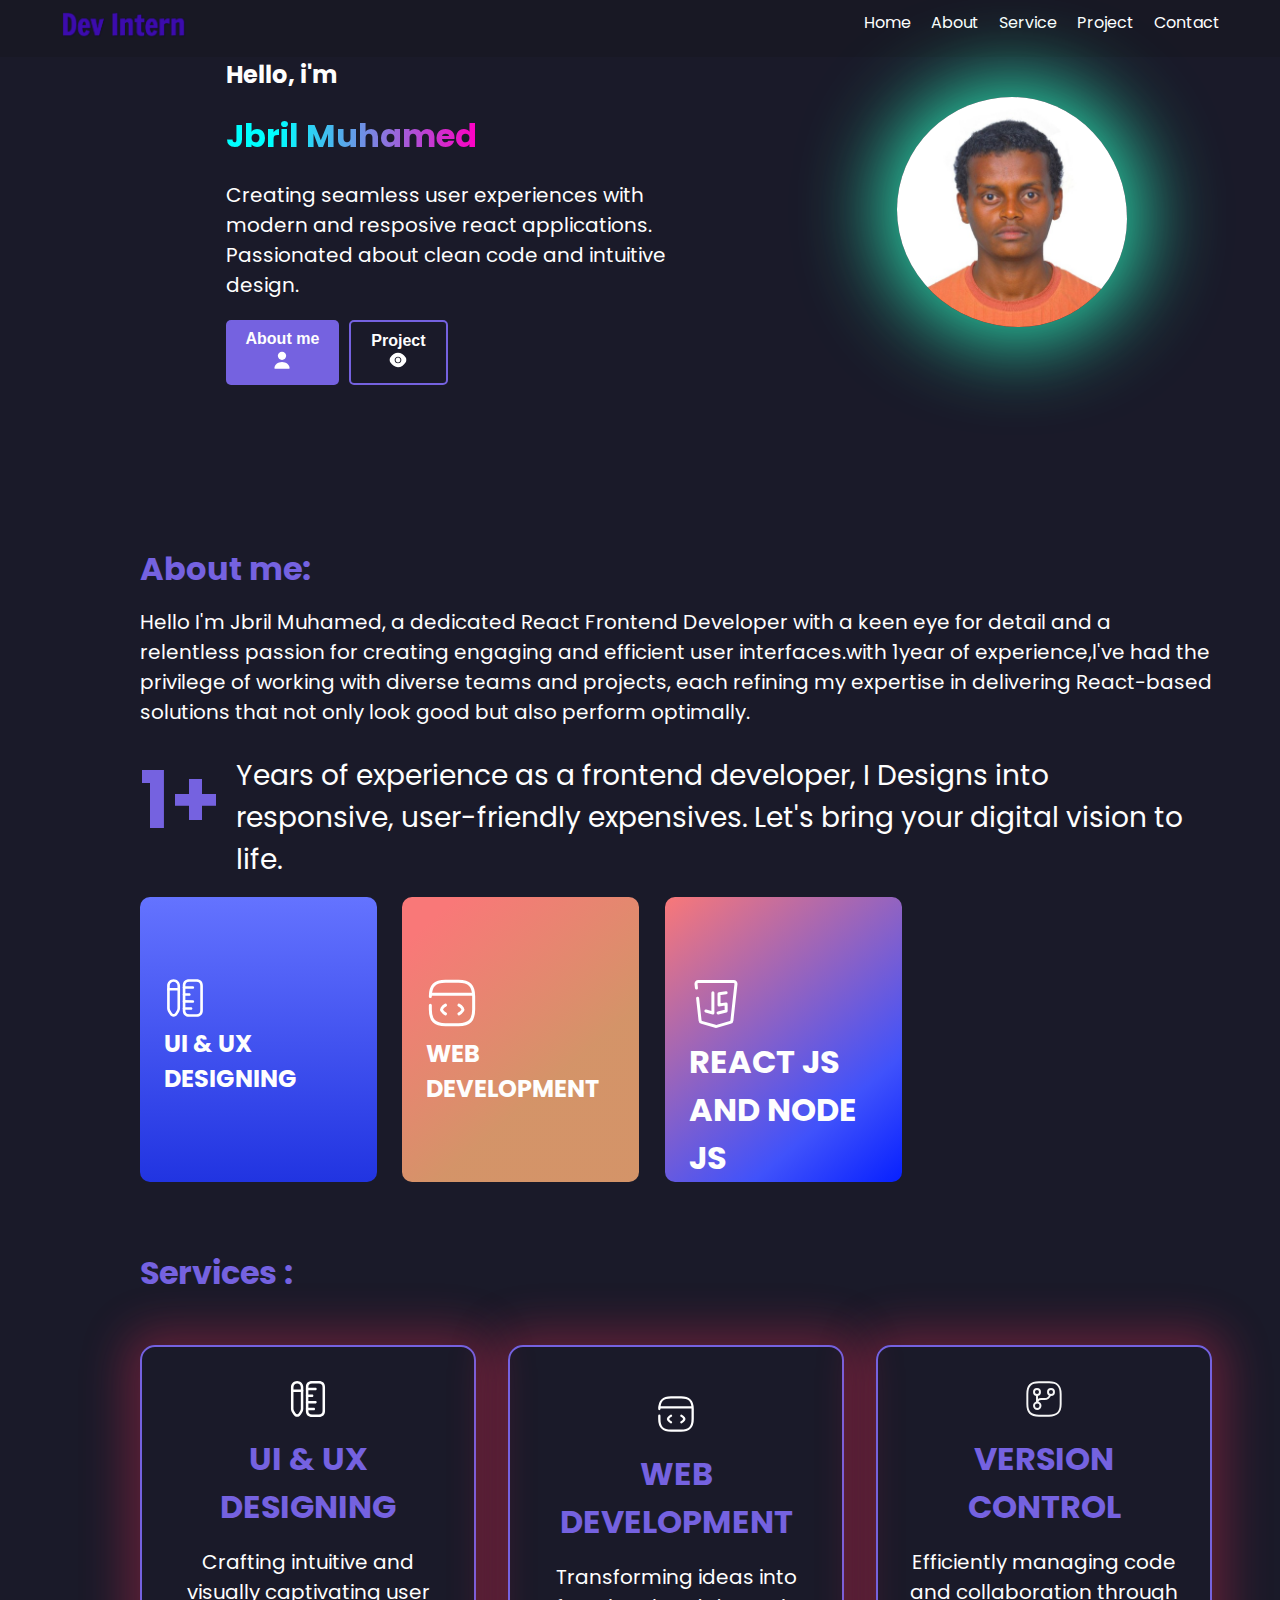
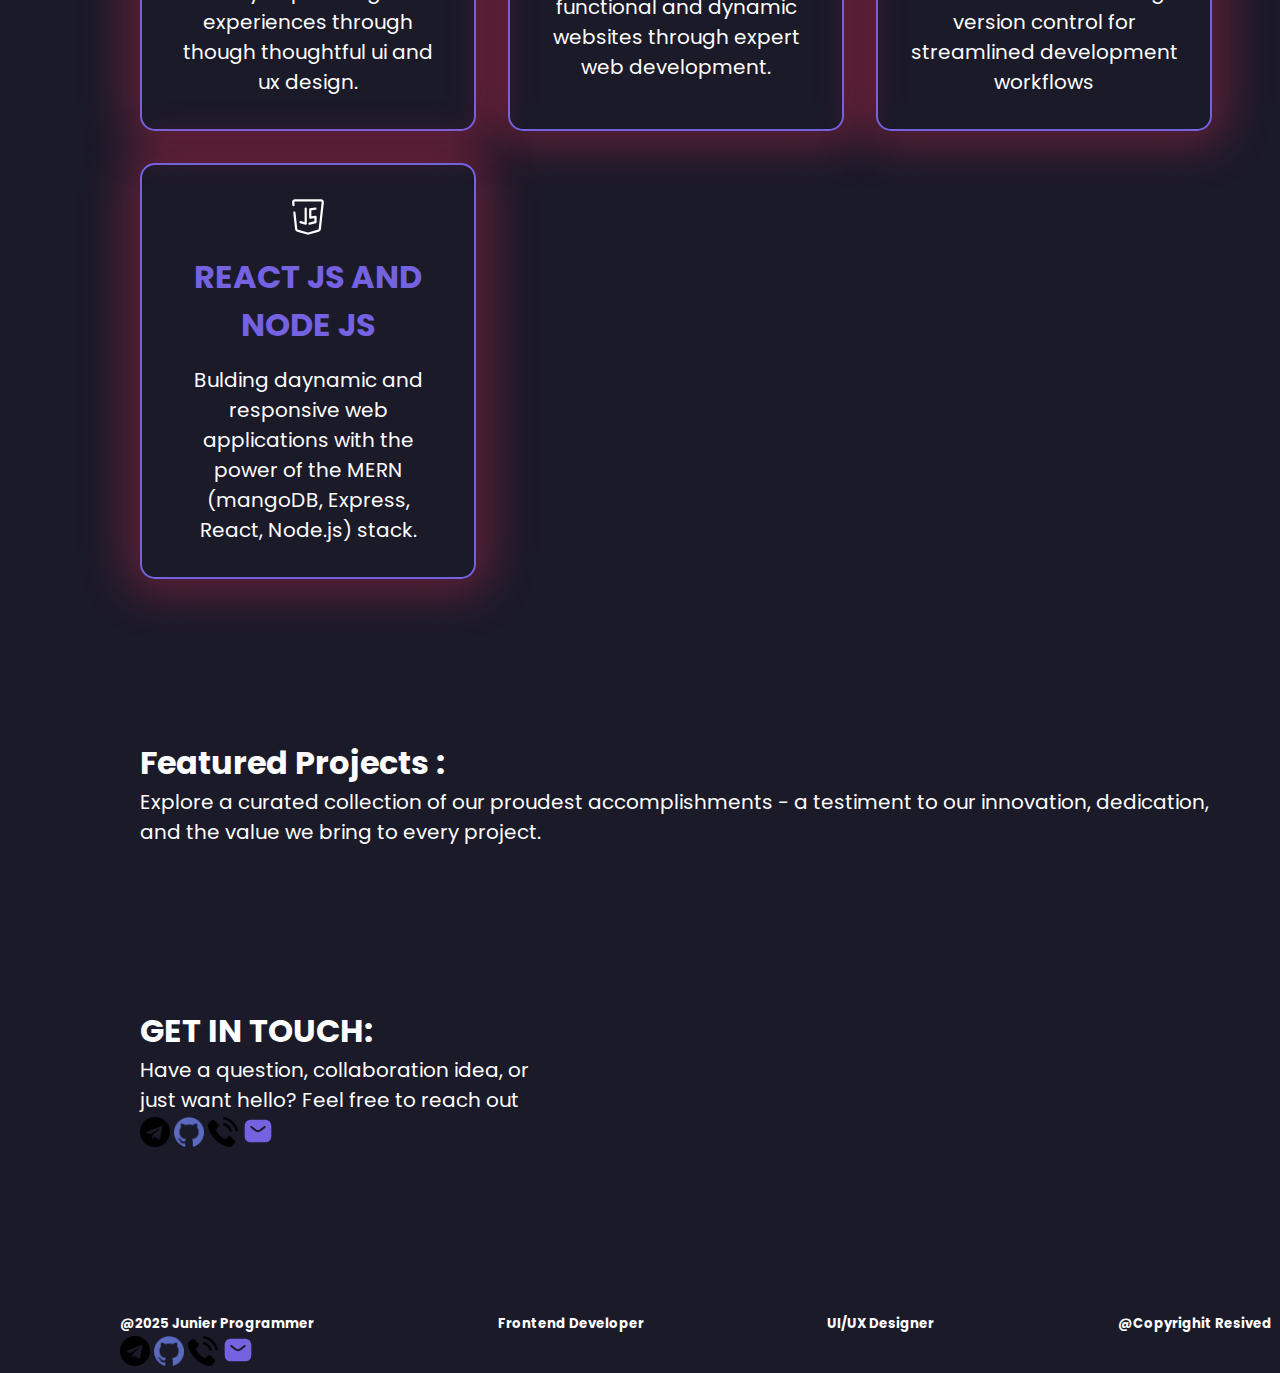
<file: index.html>
<!DOCTYPE html>
<html lang="en">
<head>
    <meta charset="UTF-8">
    <meta name="viewport" content="width=device-width, initial-scale=1.0">
    <title>Portfolio</title>
    <link rel="stylesheet" href="style.css">

</head>
<body>
    <nav>
        <div class="logo-img">
            <img src="./img/logo3.png" alt="">
        </div>
        <div class="nav-list">
            <ul>
                <li><a href="#home">Home</a></li>
                <li><a href="#about">About</a></li>
                <li><a href="#services">Service</a></li>
                <li><a href="#projects">Project</a></li>
                <li><a href="#contact">Contact</a></li>
            </ul>
        </div>
    </nav>
    <div class="container">

        <header class="headeres slide-bottom"  id="home">
            <div class="header-content">
                <h2>Hello, i'm</h2>
                <h1>Jbril Muhamed</h1>
                <p>Creating seamless user experiences with modern and resposive react applications.
                    Passionated about clean code and intuitive design.
                </p>
                <div class="btn-wrapper">
                    <div class="primery-btn btn">
                        <button><a href="#about"><p >About me</p> <img src="./img/profile-icon.svg" alt=""></a></button>
                    </div>
                    <div class="secondary-btn btn">
                        <button><a href="#projects"><p>Project</p> <img src="./img/eye-icon.svg" alt=""></a></button>
                    </div>
                </div>
            </div>
            <div class="header-img">
                <img src="./img/hero-img2-4x4.jpg" alt="">
            </div>
        </header>

        <section class="about-me shadow-inset-bottom" id="about">
            <div class="about-me-content">
                <h1>About me:</h1>
                <p>Hello I'm Jbril Muhamed, a dedicated React Frontend Developer with a keen eye for detail and a relentless passion for creating 
                    engaging and efficient user interfaces.with 1year of experience,l've had the privilege of working with diverse teams and projects,
                    each refining my expertise in delivering React-based solutions that not only look good but also perform optimally.
                </p> 
                <div class="year">
                <h1>1+</h1>
                <p>Years of experience as a frontend developer, I Designs into responsive, user-friendly expensives. Let's bring your digital vision to life.</p>
                </div>
             </div>
            <div class="skills-content">
                <div class="skill-1 skill">
                    <img src="./img/ux.svg" alt="">
                    <h2>UI & UX<br> DESIGNING</h2>
                </div>
                <div class="skill-2 skill">
                    <img src="./img/web.svg" alt="">
                    <h2>WEB DEVELOPMENT</h2>
                </div>
                <div class="skill-3 skill">
                    <img src="./img/javascript.svg" alt="">
                    <h1>REACT JS AND NODE JS</h1>
                </div>
            </div>
        </section>
        <section class="services shadow-inset-bottom" id="services">
            <h1>Services :</h1>
            <div class="service-box">
                <div class="service-1 service">
                    <img src="./img/ux.svg" alt="">
                    <h1>UI & UX DESIGNING</h1>
                    <P>Crafting intuitive and visually captivating user experiences through though thoughtful ui and ux design.</P>
                </div>
                <div class="service-2 service">
                    <img src="./img/web.svg" alt="">
                    <h1>WEB DEVELOPMENT</h1>
                    <P>Transforming ideas into functional and dynamic websites through expert web development.</P>
                </div>
                <div class="service-4 service">
                    <img src="./img/git.svg" alt="">
                    <h1>VERSION CONTROL</h1>
                    <p>Efficiently managing code and collaboration through version control for streamlined development workflows</p>
                </div>
                <div class="service-5 service">
                    <img src="./img/javascript.svg" alt="">
                    <h1>REACT JS AND NODE JS</h1>
                    <P>Bulding daynamic and responsive web applications with the power of the MERN (mangoDB, Express, React, Node.js) stack.</P>
                </div>
            </div>
        </section>

        <section class="projects slide-bottom" id="projects">
            <h1>Featured Projects :</h1>
            <p>Explore a curated collection of our proudest accomplishments - a testiment to our innovation, dedication, and the value we bring to every project.</p>
            <div class="project-1">

            </div>
            <div class="project-2">

            </div>
            <div class="project-3">
                
            </div>
        </section>
        <section class="contact" id="contact">
            <div class="get-in-tech ">
                <h1>GET IN TOUCH:</h1>
                <P>Have a question, collaboration idea, or just want hello? Feel free to reach out</P>
                <div class="social-img">
                    <a href="https://t.me/@JbrilMuhamed"><img width="30px" src="./img/telegram.png"></a>
                    <a href="https://github.com/jbril-muhamed"><img width="30px" src="./img/github.png"></a>
                    <a href="tel:+251920316019"><img width="30px" src="./img/telephone.png"></a>
                    <a href="mailto:jemud9090@gmail.com"><img src="./img/e-mail.svg"></a>
                </div>
            </div>
        </section>
        <footer>
            <div class="sub-footer">
                <h5>@2025 Junier Programmer</h5>
                <h5>Frontend Developer</h5>
                <h5>UI/UX Designer</h5>
                <h5>@Copyrighit Resived</h5>
            </div>
            <div class="">
                <a href="https://t.me/@JbrilMuhamed"><img width="30px" src="./img/telegram.png"></a>
                <a href="https://github.com/jbril-muhamed"><img width="30px" src="./img/github.png"></a>
                <a href="tel:+251920316019"><img width="30px" src="./img/telephone.png"></a>
                <a href="mailto:jemud9090@gmail.com"><img src="./img/e-mail.svg"></a>
            </div>
        </footer>
    </div>
        
    
</body>
</html>
</file>
<file: style.css>
@import url('https://fonts.googleapis.com/css2?family=Poppins:ital,wght@0,100;0,200;0,300;0,400;0,500;0,600;0,700;0,800;0,900;1,100;1,200;1,300;1,400;1,500;1,600;1,700;1,800;1,900&display=swap');


* {
    margin: 0;
    padding: 0;
}

:root {
--white : #fefefe;
--primary: #7562e0;
--dark-mode-S900: #1a1a29;
--dark-mode-S1000: #181824;
--dark-mode-S200: #31313f;
--gradient-1: linear-gradient(180deg, #6473ff 0%, #2134e1 99.99%, #152bf1 100%);
--gradient-2: linear-gradient(139deg, #f97878 9.79%, rgba(255, 176, 119, 0.81) 64.34%, rgba(255, 176, 119, 0.81) 90.36%);
--gradient-3: linear-gradient(140deg, #f97878 0%, #4052fb 73.99%, #0720ff 100%);
--gradient-4: linear-gradient(142deg, #26c8fc 6.46%, #57ecc8 58.9%, #49f5db 93.88%);
--background-light: #ffffff;
--text-light: #333333;
--background-dark: #1a1a1a;
--text-dark: #ffffff;
}



body {
    background-color: var(--dark-mode-S900);
    color: var(--white);
    font-family: poppins, sans-serif;
    transition: background-color 0.3s, color 0.3s;
}

body section, body header {
    padding-left: 20px; 
    padding-right: 60px; 
}


a {
    text-decoration: none;
    color: var(--white);
}

nav {
    background-color: var(--dark-mode-S1000);
    display: flex;
    justify-content: space-between;
    padding: 10px 60px;
}

#darkModeToggle {
    background: none;
    border: none;
    font-size: 1.5rem;
    cursor: pointer;
    padding: 5px;
    border-radius: 50%;
}

li {
    list-style: none;
    /* text-decoration: none; */
    
}

ul {
    display: flex;
    gap: 20px;
}

.logo-img > img {
    height: 30px;
    /* width: 20px; */
}
.container {
    display: flex;
    flex-direction: column; /*container contains header and about me sections*/
    gap: 10em;
    width: 90vw;
    padding-left: 120px;
    padding-right: 120px;
    
}
.header-img >img {

    border-radius: 50% 50% 47% 53% / 49% 53% 47% 51% ;
    height: 230px;
    width: 230px;
}
.header-img {
    margin-top: 40px;
    display: flex;
    justify-content: space-around;
    align-items: center;
    align-content: center;
    height: 230px;
    width: 230px;
    border-radius: 50% 50% 47% 53% / 49% 53% 47% 51%;
    -webkit-box-shadow:0px 0px 82px 14px rgba(45,255,196,0.88);
    -moz-box-shadow: 0px 0px 82px 14px rgba(45,255,196,0.88);
    box-shadow: 0px 0px 82px 14px rgba(45,255,196,0.88);
}
.headeres {
    display: flex;
    justify-content: space-around;
    /* align-items: center; */
    /* align-content: center; */
    /* background-color: #152bf1; */

}
.header-content {
    display: flex;
    flex-direction: column;
    justify-content: center;
    gap: 20px;
    max-width: 500px;
    /* padding: 10px 80px; */
}
.header-content > h1 {
    background: linear-gradient(90deg, #00ffff 10%, #ff00c3 50%); 
    -webkit-background-clip: text; 
    background-clip: text; 
    -webkit-text-fill-color: transparent; 
   }

h1 {
    font-size: 2em;
}

h2 {
    font-size: 1.5em;
}

p {
    font-size: 1.25rem;
}

.btn-wrapper > img {
    width: 90%;
}

.btn-wrapper {
    display: flex;
    gap: 10px;
}

/* .btn-wrapper button {
    color: var(--white);
    border: none;
    padding: 10px 20px;
    border-radius: 5px;
    font-weight: 600;
    cursor: pointer;
} */

.btn-wrapper button {
    /* align-content: center; */
    /* align-content: center; */
    display: flex;
    justify-content: center;
    gap: 10px;
    color: var(--white);
    border: none;
    padding: 10px 20px;
    border-radius: 5px;
    font-weight: 700;
    cursor: pointer;
}

.primery-btn button{
    background-color: var(--primary);
}

.secondary-btn button{
    background-color: transparent;
    border:2px solid var(--primary);
}

button p {
    font-size: 1rem;
}

/* .btn {
    display: flex;
} */
.about-me {
    display: flex;
    flex-direction: column;
    gap: 1em;
}
.about-me-content h1 {
    color: var(--primary);
}

.year {
    display: flex;
    gap: 15px;
}
.year h1{
    font-size: 5em;
}

.year p {
    font-size: 1.75em;
    justify-self: center;
    padding-top: 15px;
}
.about-me-content {
    display: flex;
    flex-direction: column;
    gap: 1.5vh;
}

.skills-content {
display: grid;
grid-template-columns: 1fr 1fr 1fr 1fr;
column-gap: 2vw;
height: 12em;
width: 80vw;
}

.skill {
    padding: 5em 1em 0 1.5em;
    border-radius: 10px;
}

.skill h2 {
    max-width: 10em;
}
.skill-1 {
    background: var(--gradient-1); 
    /* max-width: 15em; */
}

.skill-2 {
    background: var(--gradient-2);
    /* max-width: 15em; */
}

.skill-3 {
    background: var(--gradient-3);
    /* max-width: 15em; */
}

.skill-4 {
    background: var(--gradient-4);
    /* max-width: 15em; */
}

.services {
    display: flex;
    flex-direction: column;
    gap: 3em;
    /* animation: infinite;
    animation-duration: 3s; */
}
.services h1{
    color: var(--primary);
    
}

.service-box {
    display: grid;
    grid-template-columns: 1fr 1fr 1fr;
    gap: 2em;
}

.services img {
    width: 2.5em;
}
.service {
    display: flex;
    flex-direction: column;
    gap: 1em;
    justify-content: center;
    align-items: center;
    text-align: center;
    border: 2px solid var(--primary);
    border-radius: 15px;
    padding: 2em;
    -webkit-box-shadow: 0px 0px 45px 15px rgba(255, 46, 88, 0.3);
    -moz-box-shadow: 0px 0px 45px 15px rgba(255, 46, 88, 0.3); 
    box-shadow: 0px 0px 45px 15px rgba(255, 46, 88, 0.3);
}


.service:hover {
    background: var(--gradient-1);
    h1 {
        color: var(--white);
    }
}

.contact {
    display: flex;
    justify-content: space-between;
}

.get-in-tech{
    max-width: 40%;
}

.discuss{
    max-width: 50%;
    display: flex;
    gap: 5px;
    flex-direction: column;
    justify-content: space-between;
}

input {
    padding: 5px;
    border-radius: 10px;
    background-color: var(--dark-mode-S200);
}

.email {
    height: 40px;
}

.message {
    height: 100px;
}
.send {
    display: block;
    width: 25%;
    background-color: var(--primary);
    color: var(--white);
    padding: 10px 20px;
    border: none;
    border-radius: 10px;
    cursor: pointer;
    font-weight: 600;
    transition: 0.3s ease;
}

footer{
    display: flex;
    flex-direction: column;
    justify-content: space-between;
}

.sub-footer {
    display: flex;
    justify-content: space-between;
}
</file>
